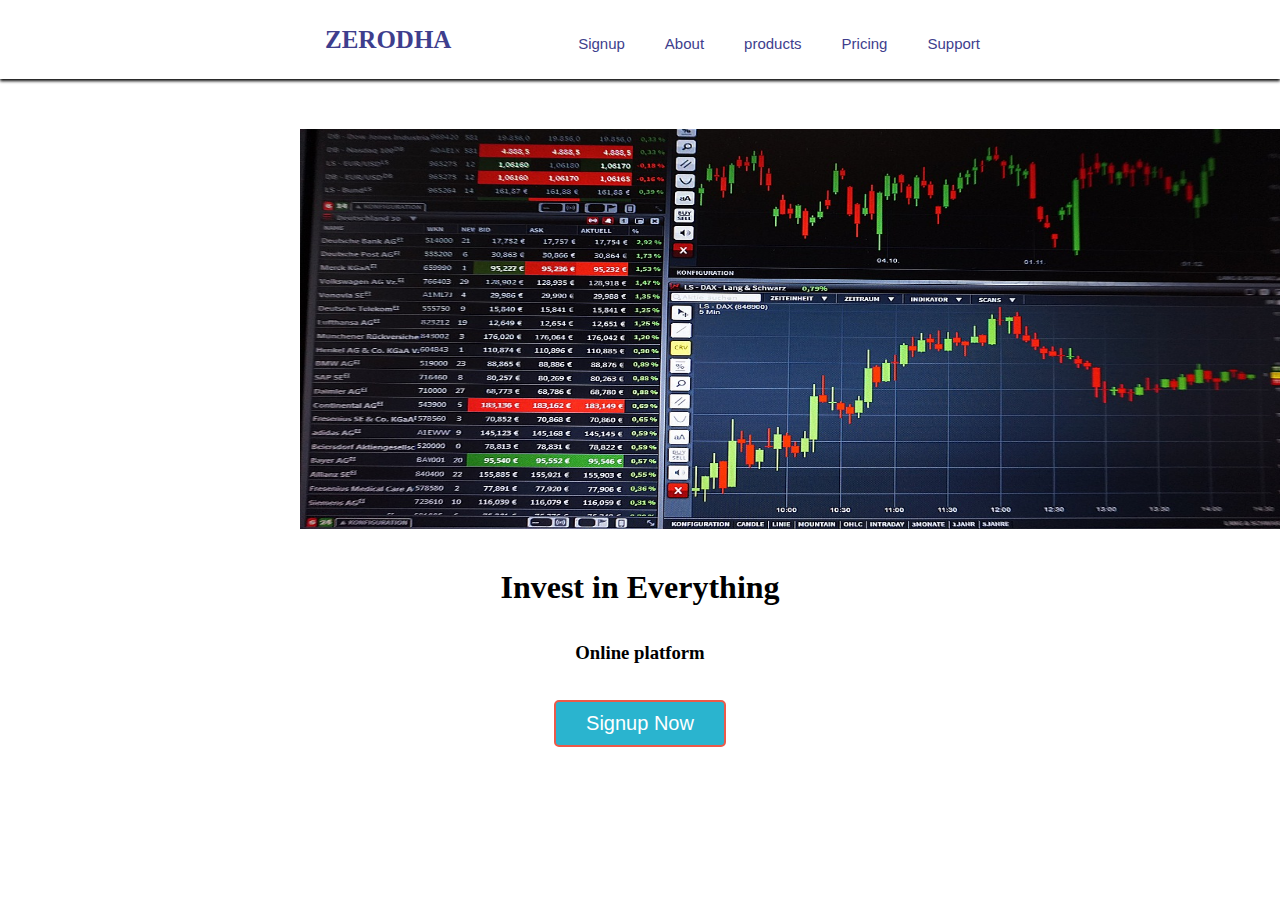
<file: Samplewebsite/index.html>
<!DOCTYPE html>
<html lang="en">
<head>
    <meta charset="UTF-8">
    <meta name="viewport" content="width=device-width, initial-scale=1.0">
    <title>Sample Page</title>
    <link rel="stylesheet" href="https://unicons.iconscout.com/release/v4.0.0/css/line.css">
    <link rel="stylesheet" href="https://cdnjs.cloudflare.com/ajax/libs/font-awesome/6.0.0-beta3/css/all.min.css">
    <link href="style.css" rel="stylesheet">
</head>
<body>
    <div class="navbar">
        <div class="Nav">ZERODHA</div>
            <div class="btn">
                <ul>
                    <li><a href="#">Signup</a></li>
                    <li><a href="#">About</a></li>
                    <li><a href="#">products</a></li>
                    <li><a href="#">Pricing</a></li>
                    <li><a href="#">Support</a></li>
                </ul>
                <div class="nav-menu-btn">
                    <i class="uil uil-bars"></i>
                </div>
            </div>
    </div>

    <img class="image" src="trading.jpg" width="1000px" height="400px">
    
    <div class="text">
        <h1>Invest in Everything</h1>
        <br>
        <br>
        <h3>Online platform</h3>
        <br>
        <br>
        
        <button class="btnn">Signup Now</button>
    </div>
</body>
</html>



<!-- <!DOCTYPE html>
<html lang="en">
<head>
    <meta charset="UTF-8">
    <meta name="viewport" content="width=device-width, initial-scale=1.0">
    <title>Document</title>
</head>
<body>
    <h1></h1>
    <script defer src="script.js"></script>
</body>
</html> -->
</file>
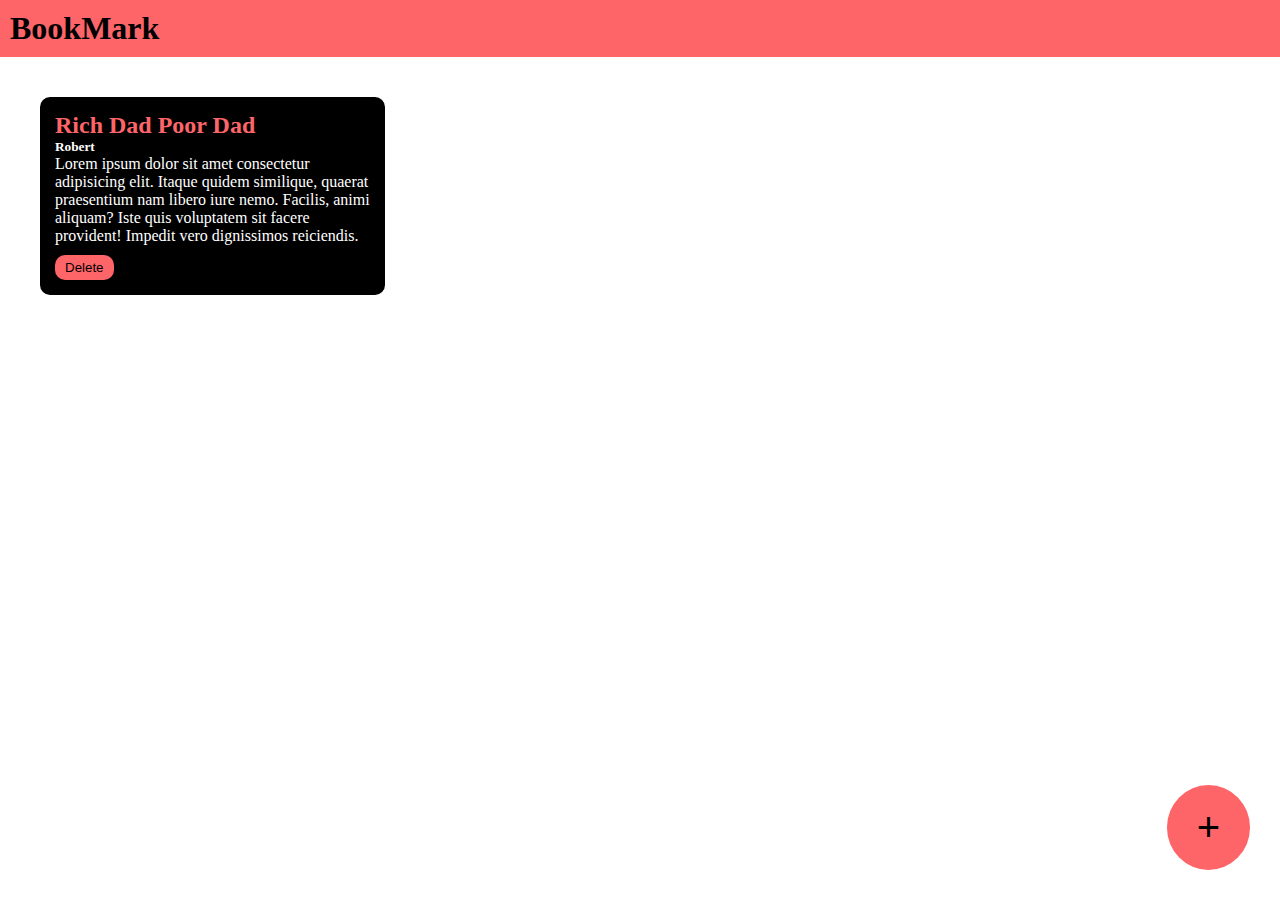
<file: JavaScript/BookMark/index.html>
<!DOCTYPE html>
<html>
    <title>Keepnotes</title>

    <link rel="stylesheet" href="style.css">
</head>
<body>
    <script defer src="script.js"></script>

    <div class="navbar">
        <h1>BookMark</h1>
    </div>

    <div class="container">
        <div class="book-container">
            <h2>Rich Dad Poor Dad</h2>
            <h5>Robert</h5> 
            <p>Lorem ipsum dolor sit amet consectetur adipisicing elit. Itaque quidem similique, quaerat praesentium nam libero iure nemo. Facilis, animi aliquam? Iste quis voluptatem sit facere provident! Impedit vero dignissimos reiciendis.</p>
            <button onclick="deletebook(event)">Delete</button>
        </div>

    </div>

    <div class="popup-overlay"></div>
    <div class="popup-box">
        <h2>Add Book</h2>
        <form>
            <input type="text" placeholder="Book Title" id="Book-title-input">
            <input type="text" placeholder="Book Author"  id="book-author-input">
            <textarea placeholder="Short Description" id="book-description-input"></textarea>
            <button id="add-book">ADD</button> 
            <button id="cancel-popup">Cancel</button>

        </form>
    </div>

    <button class="add-button" id="add-popup-button">+</button>
    
</body>
</html>
</file>
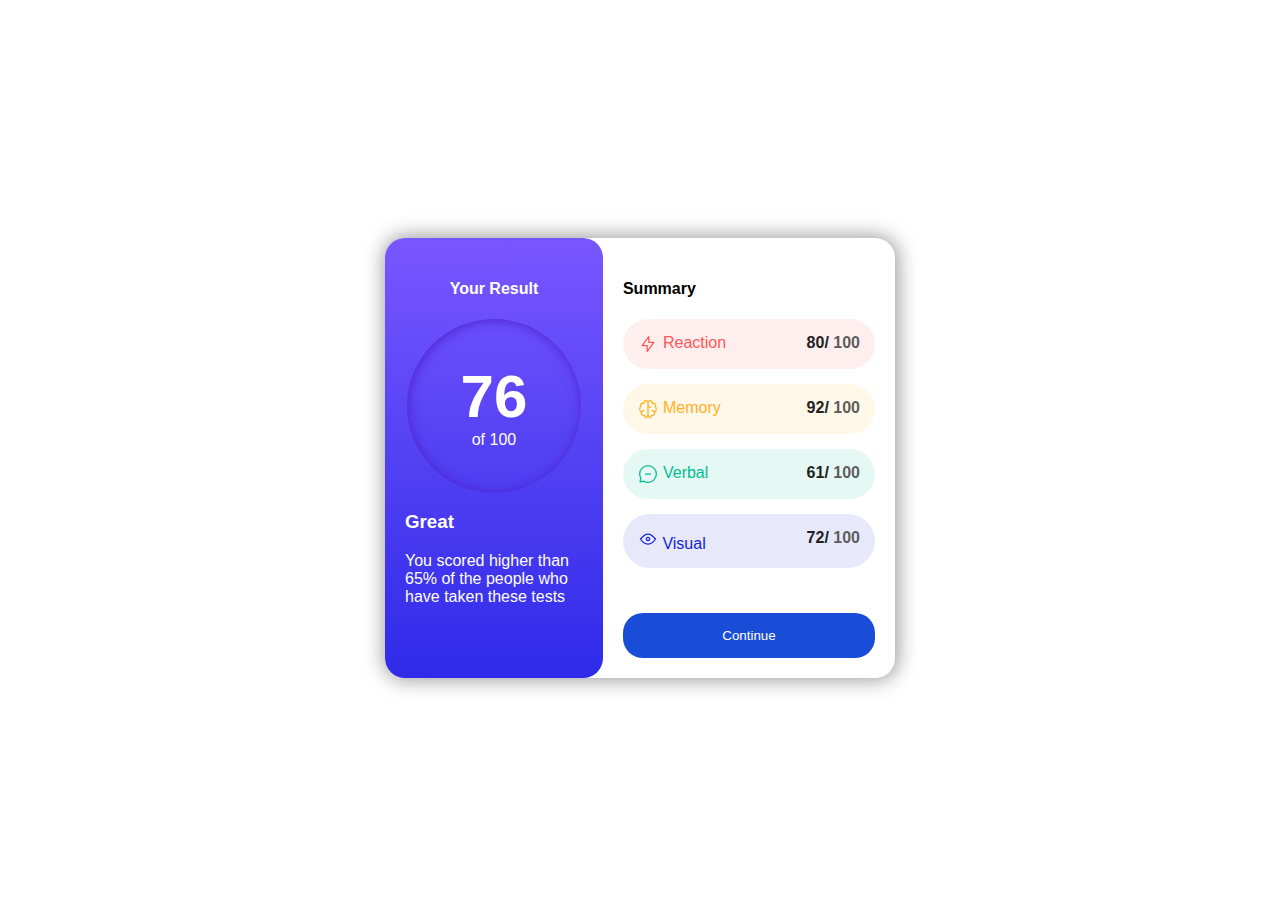
<file: HTML-CSS Project/results-summary-component-main/results-summary-component-main/index.html>
<!DOCTYPE html>
<html>
<head>
  <meta charset="UTF-8">
  <meta name="viewport" content="width=device-width, initial-scale=1.0"> <!-- displays site properly based on user's device -->

  <link rel="icon" type="image/png" sizes="32x32" href="./assets/images/favicon-32x32.png">
<link rel="stylesheet" href="style.css"> 
  <title>Frontend Mentor | Results summary component</title>

</head>
<body>
  <div class="container">
    <div class="left">
      <h4>Your Result</h4>
      <div class="score-left">
        <span class="big-score">76</span>
        <span class="small-score">of 100</span>
      </div>
      <div class="left-text">
      <h3>Great</h3>
      <p>You scored higher than 65% of the people who have taken these tests</p>
    </div>
    </div>
    <div class="right">
      <h4>Summary</h4>
      <div class="scores"> 
        <div class="score-reaction score">
          <div class="score-icon">
            <img src="./assets/images/icon-reaction.svg" alt=" Reaction">
            <span>Reaction</span>  
          </div>
          <span class="black-text">80/ <span class="grey">100</span></span>
        </div>
        <div class="score-memory score">
          <div class="score-icon">
            <img src="./assets/images/icon-memory.svg" alt="Memory">
            <span>Memory</span>  
          </div>
          <span class="black-text">92/ <span class="grey">100</span></span>
        </div>
        <div class="score-verbal score">
          <div class="score-icon">
            <img src="./assets/images/icon-verbal.svg" alt="Verbal">
            <span>Verbal</span>  
          </div>
          <span class="black-text">61/ <span class="grey">100</span></span>
        </div>
        <div class="score-visual score">
          <div class="score-con">
            <img src="./assets/images/icon-visual.svg" alt="Visual">
            <span>Visual</span>  
          </div>
          <span class="black-text">72/ <span class="grey">100</span></span>
        </div>
      </div>
      <button>Continue</button>
    </div>
  </div>


  
  
</body>
</html>
</file>
<file: Samplewebsite/style.css>
*{
    margin: 0px;
    padding: 0px;
}

.navbar{
    padding-left: 100px;
    padding-right: 100px;
    padding-top: 0.5px;
    padding-bottom: 0.5px;
    box-shadow:0px 2px 3px black;
}

.Nav{
    color: rgb(62, 62, 141);
    margin: 25px;
    padding-left: 200px;
    font-size: 25px;
    font-weight: bold;
}

.btn{
    margin-right: 120px;
}

ul{
    float: right;
    display: flex;
    justify-content: center;
    align-items: center;
    padding-right: 60px;
    size: 10px;

}

ul li{
    list-style: none;
    padding: 20px;
    margin-top: -70px;
    font-size: 15px;
}

ul li a{
    text-decoration: none;
    color: rgb(62, 62, 141);
    font-family: Arial;  
    cursor: pointer; 
    
}

ul li a:hover{
    color: rgb(243, 12, 12);
}

.nav-menu-btn{
    display: flex;
    float: right;
    margin-top: -42px;
}

.nav-menu-btn i:hover{
    color: red;
}

.image{
    justify-content: center;
    display: flex;
}

.text{
    text-align: center;
    height: 70px;;
}

.text h1,h3{
    font-weight: 600;
}

.btnn{
        padding-top: 10px;
        padding-bottom: 10px;
        padding-left: 30px;
        padding-right: 30px;
        background: #2ab4cf;
        border: 2px solid #ed5a49;
        color: #fff;
        font-size: 20px;
        border-radius: 5px;
        cursor: pointer;
}
.btnn:hover{
    background-color: black;
}

.image{
    padding-left: 300px;
    padding-top: 50px;
}
.text{
    padding-top: 40px;
}
</file>
<file: JavaScript/BookMark/style.css>
*{
    margin: 0;
    padding: 0;
}
/* .body{
    font-family: sans-serif;
} */
.navbar{
    background-color: #fd6569;
    padding: 10px;

}

.container{
    padding: 10px;
}

.book-container{
    text-align: left;
    padding:15px;
    width: 25%;
    background-color: black;
    color: white;
    border-radius: 10px;
    margin: 30px;
    display: inline-block;
    vertical-align: top;
}
.book-container h2{
    color: #fd6569;
}
.book-container button{
    background-color: #fd6569;
    color: black;
    border-radius: 10px;
    padding-top: 5px;
    padding-bottom: 5px;
    padding-left: 10px;
    padding-right: 10px;
    border: none; 
    margin-top: 10px;
}

.add-button{
    background-color: #fd6569;
    color: black;
    border-radius: 100%;
    padding-top:20px;
    padding-bottom: 20px;
    padding-left: 30px;
    padding-right: 30px;
    font-size: 40px;
    border: none;
    position: fixed;
    bottom: 30px;
    right: 30px;
}

.popup-overlay{
    background-color: black;
    opacity: 0.8;
    position: absolute;
    width: 100%;
    height: 100%;
    top: 0;
    left: 0;
    z-index: 1;
    display:none ;
}

.popup-box{
    background-color: #fd6569;
    width: 40%;
    padding: 40px;
    border-radius: 10px;
    position: absolute;
    top: 20%;
    left:30%;
    z-index: 2;
    display: none;
}

.popup-box input{
    background: transparent;
    border: none;
    width: 100%;
    margin: 5px;
    padding: 5px;
    font-size: 20px;
    border-bottom: solid black 2px;
}

.popup-box textarea{
    background: transparent;
    width: 100%;
    margin: 5px;
    padding: 5px;
    font-size: 20px;
    border: solid black 2px;
}

.popup-box input::placeholder{
    color: black;
}

.popup-box textarea::placeholder{
    color: black;
}

.popup-box button{
    background-color: black;
    padding-left: 20px;
    padding-right: 20px;
    border: none;
    padding-top: 10px;
    padding-bottom: 10px;
    color: white;
    margin:5px ;
    border-radius: 10px;
}

.popup-box input:focus{
    outline: none;
}

.popup-box textarea:focus{
    outline: none;
}
</file>
<file: HTML-CSS Project/results-summary-component-main/results-summary-component-main/style.css>
body{
    display: flex;
    justify-content:center;
    align-items: center;
    min-height: 100vh;
    font-family:sans-serif ;
}
.container{
    display: flex;
    width: 510px;
    justify-content: center;
    border-radius: 20px;
    box-shadow:1px 0px 20px 2px rgb(0, 0, 0, 0.4);
}
.left{
    color: #fff;
    padding: 20px;
    width: 180px;
    border-radius: 20px;
    background:linear-gradient(hsl(252,100%,67%), hsl(241,81%,54%));
}
.right{
    width: 50%;
    padding: 20px;
}
.left h4{
     text-align: center;
}
.score-left{
    padding:50px;
    width: 74px;
    height: 74px;
    border-radius: 100px;
    box-shadow: inset 1px 1px 12px 0px hsla(256,72%,46%,1);
    display: flex;
    align-items: center;
    justify-content: center;
    flex-direction: column;
    margin:0 auto;
}
.big-score{
    color: #fff;
    font-weight: bold;
    font-size: 60px;
}

.score-icon{
    display: flex;
}
.score{
    display: flex;
    justify-content: space-between;
    background-color: hsl(0,100%,67%,0.1);
    color: hsl(0,100%,67%);
    margin-bottom:15px;
    padding: 15px;
    border-radius: 50px;
}
.grey{
    color: rgba(87,87,87,0.992);
}
.score-icon img{
    margin-right: 5px;
}
.black-text{
    color:#222;
    font-weight: bold;
}
.score-memory{
    color: hsl(39, 100%, 56%);
    background-color:hsl(39, 100%, 56%,0.1) ;
}
.score-verbal{
    color: hsl(166, 100%, 37%);
    background-color:hsl(166, 100%, 37%,0.1) ;
}
.score-visual{
    color: hsl(234, 85%, 45%);
    background-color:hsl(234, 85%, 45%,0.1) ;
}
button{
    margin-top: 30px;
    padding: 15px 30px;
    border: none;
    color: white;
    outline: none;
    background-color:hsl(224, 79%, 47%);
    width: 100%;
    border-radius: 20px;
}

@media(max-width:760px){
    .left{
        width: 100%;
        padding:0px;
        border-radius: 0px;
        border-bottom-left-radius: 20px;
        border-bottom-right-radius: 20px;
    }
    .right{
        padding: 0;
        width: 80%;
        }
    .left-text{
        padding: 20px;
        text-align: center;
        } 
    .container{
        width: 100%;
        flex-direction: column;
        border-radius: 0px;
        overflow: hidden;
        padding: 0;
    }
}
</file>
